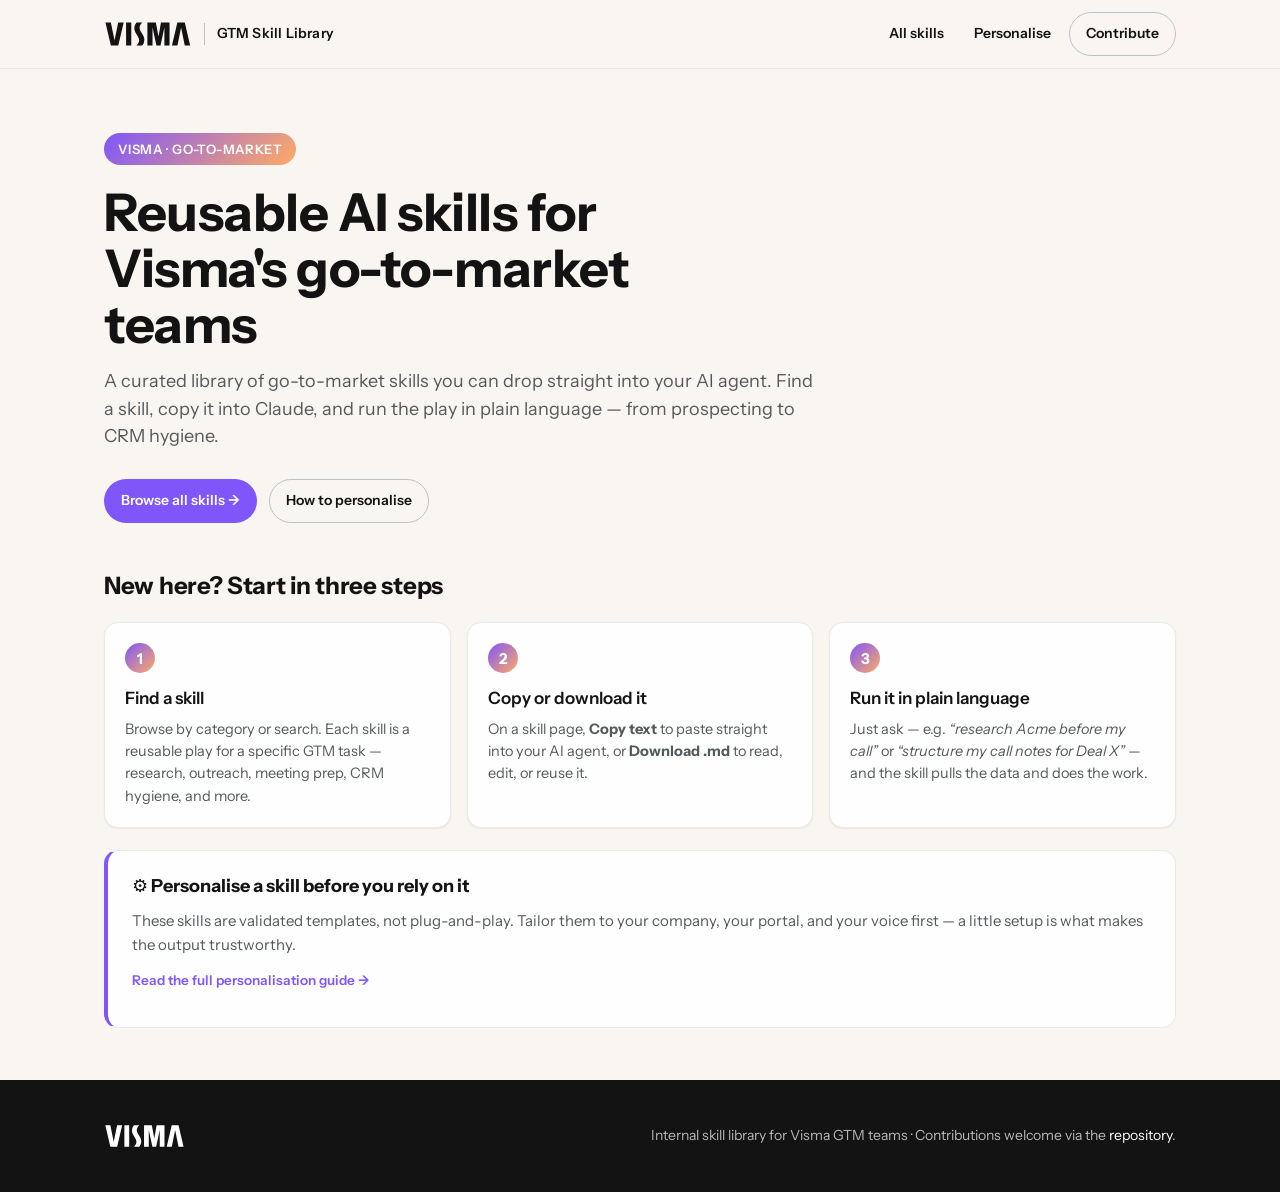
<file: index.html>
<!DOCTYPE html>
<html lang="en">
<head>
  <meta charset="UTF-8">
  <meta name="viewport" content="width=device-width, initial-scale=1.0">
  <title>Visma GTM Skill Library</title>
  <meta name="description" content="Internal library of reusable go-to-market AI skills for Visma teams.">
  <link rel="icon" type="image/svg+xml" href="assets/favicon.svg">
  <link rel="stylesheet" href="assets/css/styles.css">
</head>
<body>
  <header class="site-header">
    <div class="container nav">
      <a class="brand" href="index.html" aria-label="Visma GTM Skill Library">
        <svg viewBox="0 0 485.32 144" role="img" aria-label="Visma">
          <path fill="#131313" d="M8,8h30.01l20.13,98.34h.53L78.62,8h30.37l-30.01,128h-40.96L8,8ZM122.33,8h28.78v128h-28.78V8ZM194.64,106.16c0-7.06-2.47-13.42-6.89-20.66l-9.36-15.18c-7.06-11.48-10.42-19.95-10.42-29.66,0-13.59,5.12-25.25,12.36-32.66h31.78c-9.53,7.59-15.36,18.71-15.36,29.84,0,7.06,2.47,13.42,6.89,20.66l9.36,15.18c7.06,11.48,10.42,19.95,10.42,29.66,0,13.59-5.12,25.25-12.36,32.66h-31.78c8.47-7.59,15.36-18.71,15.36-29.84ZM240.29,8h46.61l14.83,76.98h.53l13.24-76.98h47.49v128h-28.42V37.66h-.53l-21.01,98.34h-22.78l-21.01-98.34h-.53v98.34h-28.42V8ZM406.35,8h40.96l30.01,128h-30.01l-20.13-98.34h-.53l-19.95,98.34h-30.37l30.01-128Z"/>
        </svg>
        <span class="divider"></span>
        <span class="tag">GTM Skill Library</span>
      </a>
      <div class="actions">
        <a class="nav-link" href="all-skills.html">All skills</a>
        <a class="nav-link" href="personalise.html">Personalise</a>
        <a class="btn btn-outline" href="https://github.com/karinapakule-ops/visma-gtm-skills" target="_blank" rel="noopener">Contribute</a>
      </div>
    </div>
  </header>

  <main class="container">
    <section class="hero">
      <span class="eyebrow">Visma · Go-To-Market</span>
      <h1>Reusable AI skills for Visma's go-to-market teams</h1>
      <p class="lead">A curated library of go-to-market skills you can drop straight into your AI agent. Find a skill, copy it into Claude, and run the play in plain language — from prospecting to CRM hygiene.</p>
      <div class="cta-row">
        <a class="btn btn-primary" href="all-skills.html">Browse all skills &rarr;</a>
        <a class="btn btn-outline" href="personalise.html">How to personalise</a>
      </div>
    </section>

    <section class="intro">
      <h2>New here? Start in three steps</h2>
      <div class="steps">
        <div class="step">
          <span class="num">1</span>
          <h3>Find a skill</h3>
          <p>Browse by category or search. Each skill is a reusable play for a specific GTM task — research, outreach, meeting prep, CRM hygiene, and more.</p>
        </div>
        <div class="step">
          <span class="num">2</span>
          <h3>Copy or download it</h3>
          <p>On a skill page, <b>Copy text</b> to paste straight into your AI agent, or <b>Download .md</b> to read, edit, or reuse it.</p>
        </div>
        <div class="step">
          <span class="num">3</span>
          <h3>Run it in plain language</h3>
          <p>Just ask — e.g. <i>“research Acme before my call”</i> or <i>“structure my call notes for Deal X”</i> — and the skill pulls the data and does the work.</p>
        </div>
      </div>

      <div class="callout callout-compact">
        <h3>⚙️ Personalise a skill before you rely on it</h3>
        <p>These skills are validated templates, not plug-and-play. Tailor them to your company, your portal, and your voice first — a little setup is what makes the output trustworthy.</p>
        <p class="tip"><a href="personalise.html">Read the full personalisation guide &rarr;</a></p>
      </div>
    </section>
  </main>

  <footer class="site-footer">
    <div class="container inner">
      <svg viewBox="0 0 485.32 144" role="img" aria-label="Visma">
        <path fill="#FEFEFE" d="M8,8h30.01l20.13,98.34h.53L78.62,8h30.37l-30.01,128h-40.96L8,8ZM122.33,8h28.78v128h-28.78V8ZM194.64,106.16c0-7.06-2.47-13.42-6.89-20.66l-9.36-15.18c-7.06-11.48-10.42-19.95-10.42-29.66,0-13.59,5.12-25.25,12.36-32.66h31.78c-9.53,7.59-15.36,18.71-15.36,29.84,0,7.06,2.47,13.42,6.89,20.66l9.36,15.18c7.06,11.48,10.42,19.95,10.42,29.66,0,13.59-5.12,25.25-12.36,32.66h-31.78c8.47-7.59,15.36-18.71,15.36-29.84ZM240.29,8h46.61l14.83,76.98h.53l13.24-76.98h47.49v128h-28.42V37.66h-.53l-21.01,98.34h-22.78l-21.01-98.34h-.53v98.34h-28.42V8ZM406.35,8h40.96l30.01,128h-30.01l-20.13-98.34h-.53l-19.95,98.34h-30.37l30.01-128Z"/>
      </svg>
      <p>Internal skill library for Visma GTM teams · Contributions welcome via the <a href="https://github.com/karinapakule-ops/visma-gtm-skills" target="_blank" rel="noopener">repository</a>.</p>
    </div>
  </footer>
</body>
</html>
</file>
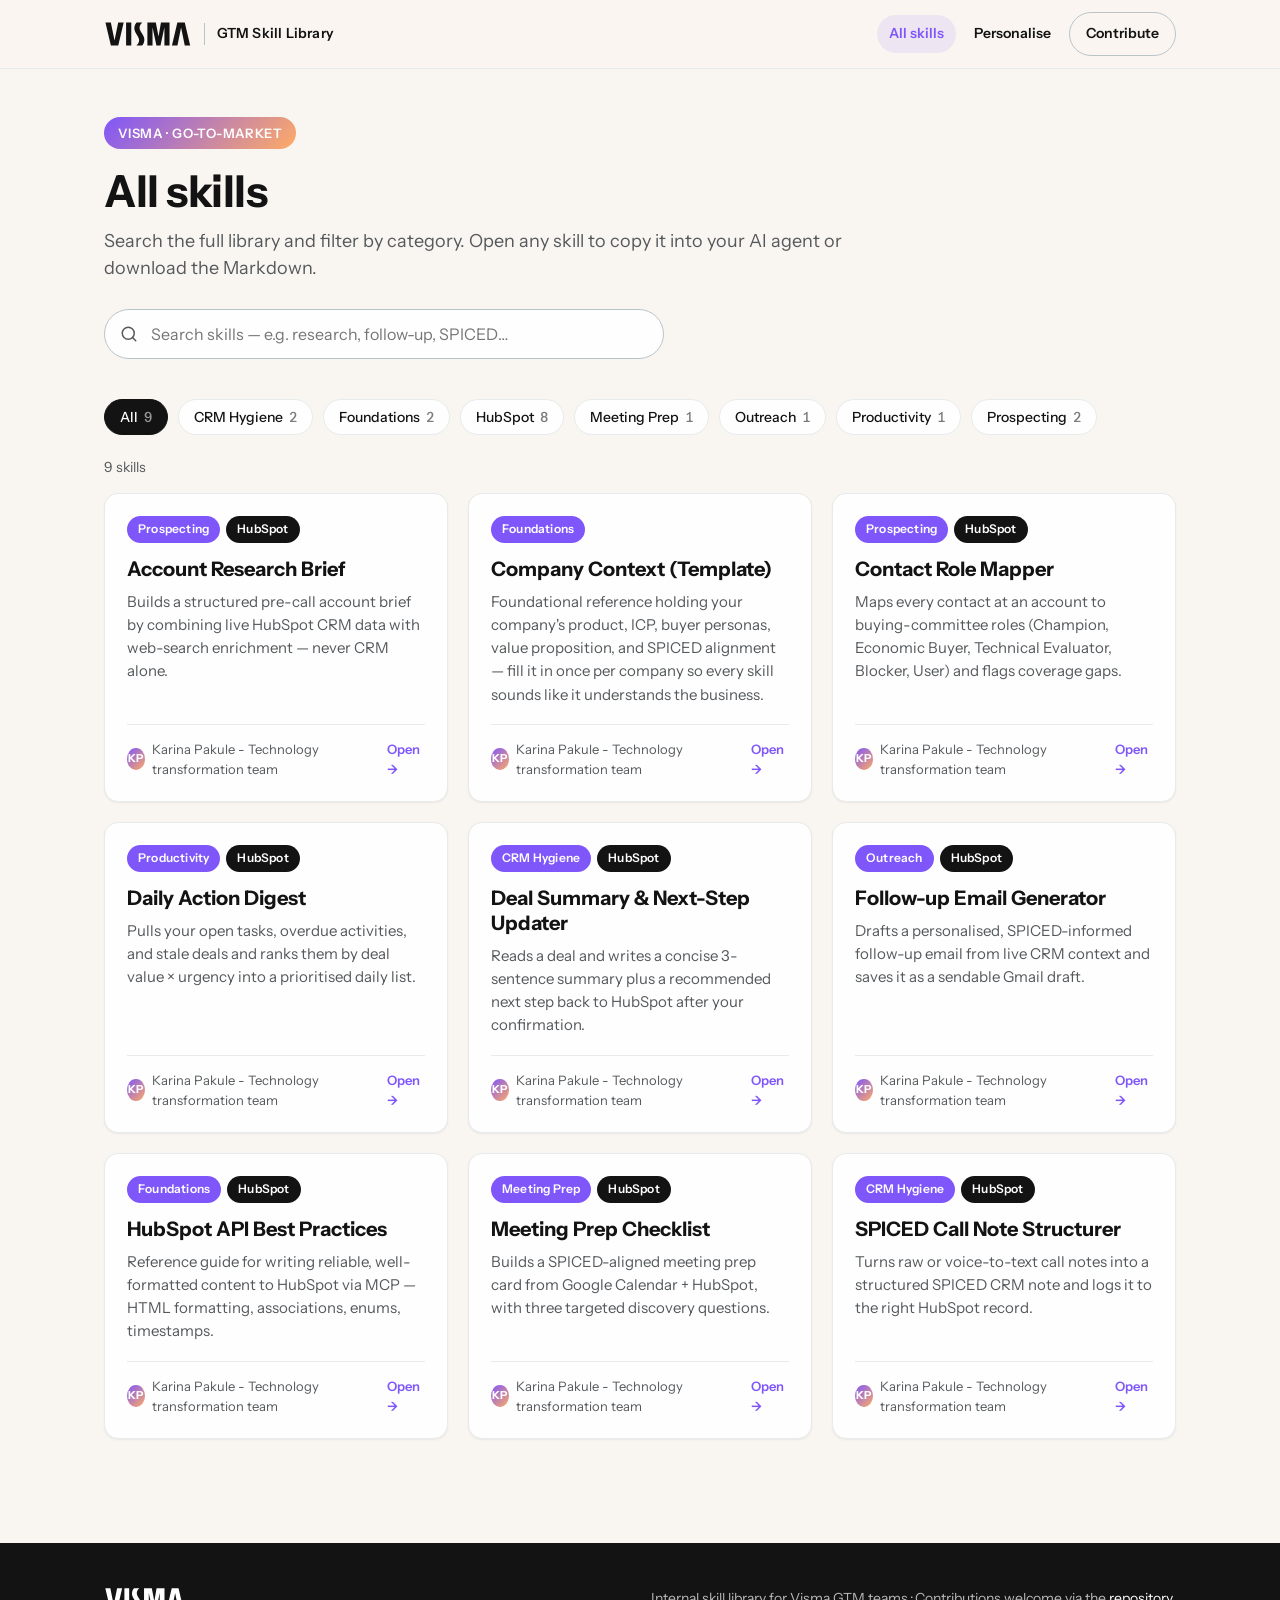
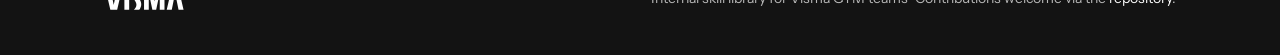
<file: all-skills.html>
<!DOCTYPE html>
<html lang="en">
<head>
  <meta charset="UTF-8">
  <meta name="viewport" content="width=device-width, initial-scale=1.0">
  <title>All skills · Visma GTM Skill Library</title>
  <meta name="description" content="Search and filter every go-to-market AI skill in the Visma library.">
  <link rel="icon" type="image/svg+xml" href="assets/favicon.svg">
  <link rel="stylesheet" href="assets/css/styles.css">
</head>
<body>
  <header class="site-header">
    <div class="container nav">
      <a class="brand" href="index.html" aria-label="Visma GTM Skill Library">
        <svg viewBox="0 0 485.32 144" role="img" aria-label="Visma">
          <path fill="#131313" d="M8,8h30.01l20.13,98.34h.53L78.62,8h30.37l-30.01,128h-40.96L8,8ZM122.33,8h28.78v128h-28.78V8ZM194.64,106.16c0-7.06-2.47-13.42-6.89-20.66l-9.36-15.18c-7.06-11.48-10.42-19.95-10.42-29.66,0-13.59,5.12-25.25,12.36-32.66h31.78c-9.53,7.59-15.36,18.71-15.36,29.84,0,7.06,2.47,13.42,6.89,20.66l9.36,15.18c7.06,11.48,10.42,19.95,10.42,29.66,0,13.59-5.12,25.25-12.36,32.66h-31.78c8.47-7.59,15.36-18.71,15.36-29.84ZM240.29,8h46.61l14.83,76.98h.53l13.24-76.98h47.49v128h-28.42V37.66h-.53l-21.01,98.34h-22.78l-21.01-98.34h-.53v98.34h-28.42V8ZM406.35,8h40.96l30.01,128h-30.01l-20.13-98.34h-.53l-19.95,98.34h-30.37l30.01-128Z"/>
        </svg>
        <span class="divider"></span>
        <span class="tag">GTM Skill Library</span>
      </a>
      <div class="actions">
        <a class="nav-link active" href="all-skills.html">All skills</a>
        <a class="nav-link" href="personalise.html">Personalise</a>
        <a class="btn btn-outline" href="https://github.com/karinapakule-ops/visma-gtm-skills" target="_blank" rel="noopener">Contribute</a>
      </div>
    </div>
  </header>

  <main class="container">
    <section class="page-head">
      <span class="eyebrow">Visma · Go-To-Market</span>
      <h1>All skills</h1>
      <p class="lead">Search the full library and filter by category. Open any skill to copy it into your AI agent or download the Markdown.</p>
      <div class="search-wrap">
        <svg width="18" height="18" viewBox="0 0 24 24" fill="none" stroke="currentColor" stroke-width="2" stroke-linecap="round" stroke-linejoin="round"><circle cx="11" cy="11" r="8"></circle><line x1="21" y1="21" x2="16.65" y2="16.65"></line></svg>
        <input id="search" type="search" placeholder="Search skills — e.g. research, follow-up, SPICED…" autocomplete="off">
      </div>
    </section>

    <div class="filters" id="filters"></div>
    <div class="results-meta" id="resultsMeta"></div>
    <div class="grid" id="grid"></div>
  </main>

  <footer class="site-footer">
    <div class="container inner">
      <svg viewBox="0 0 485.32 144" role="img" aria-label="Visma">
        <path fill="#FEFEFE" d="M8,8h30.01l20.13,98.34h.53L78.62,8h30.37l-30.01,128h-40.96L8,8ZM122.33,8h28.78v128h-28.78V8ZM194.64,106.16c0-7.06-2.47-13.42-6.89-20.66l-9.36-15.18c-7.06-11.48-10.42-19.95-10.42-29.66,0-13.59,5.12-25.25,12.36-32.66h31.78c-9.53,7.59-15.36,18.71-15.36,29.84,0,7.06,2.47,13.42,6.89,20.66l9.36,15.18c7.06,11.48,10.42,19.95,10.42,29.66,0,13.59-5.12,25.25-12.36,32.66h-31.78c8.47-7.59,15.36-18.71,15.36-29.84ZM240.29,8h46.61l14.83,76.98h.53l13.24-76.98h47.49v128h-28.42V37.66h-.53l-21.01,98.34h-22.78l-21.01-98.34h-.53v98.34h-28.42V8ZM406.35,8h40.96l30.01,128h-30.01l-20.13-98.34h-.53l-19.95,98.34h-30.37l30.01-128Z"/>
      </svg>
      <p>Internal skill library for Visma GTM teams · Contributions welcome via the <a href="https://github.com/karinapakule-ops/visma-gtm-skills" target="_blank" rel="noopener">repository</a>.</p>
    </div>
  </footer>

  <script src="assets/js/md.js"></script>
  <script src="assets/js/skills-data.js"></script>
  <script src="assets/js/app.js"></script>
</body>
</html>
</file>
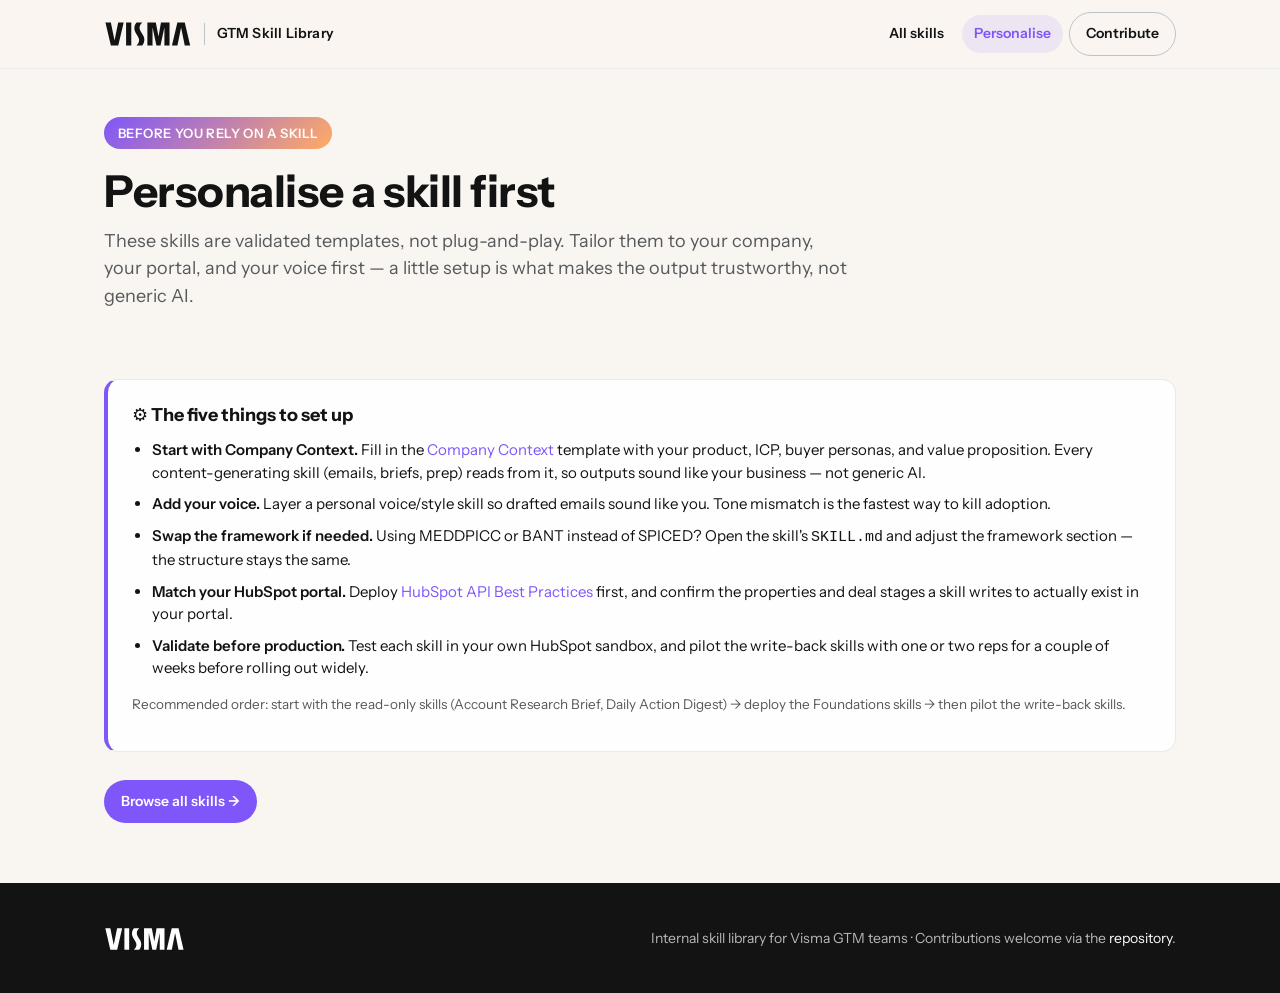
<file: personalise.html>
<!DOCTYPE html>
<html lang="en">
<head>
  <meta charset="UTF-8">
  <meta name="viewport" content="width=device-width, initial-scale=1.0">
  <title>Personalise · Visma GTM Skill Library</title>
  <meta name="description" content="How to tailor a Visma GTM skill to your company, portal, and voice before you rely on it.">
  <link rel="icon" type="image/svg+xml" href="assets/favicon.svg">
  <link rel="stylesheet" href="assets/css/styles.css">
</head>
<body>
  <header class="site-header">
    <div class="container nav">
      <a class="brand" href="index.html" aria-label="Visma GTM Skill Library">
        <svg viewBox="0 0 485.32 144" role="img" aria-label="Visma">
          <path fill="#131313" d="M8,8h30.01l20.13,98.34h.53L78.62,8h30.37l-30.01,128h-40.96L8,8ZM122.33,8h28.78v128h-28.78V8ZM194.64,106.16c0-7.06-2.47-13.42-6.89-20.66l-9.36-15.18c-7.06-11.48-10.42-19.95-10.42-29.66,0-13.59,5.12-25.25,12.36-32.66h31.78c-9.53,7.59-15.36,18.71-15.36,29.84,0,7.06,2.47,13.42,6.89,20.66l9.36,15.18c7.06,11.48,10.42,19.95,10.42,29.66,0,13.59-5.12,25.25-12.36,32.66h-31.78c8.47-7.59,15.36-18.71,15.36-29.84ZM240.29,8h46.61l14.83,76.98h.53l13.24-76.98h47.49v128h-28.42V37.66h-.53l-21.01,98.34h-22.78l-21.01-98.34h-.53v98.34h-28.42V8ZM406.35,8h40.96l30.01,128h-30.01l-20.13-98.34h-.53l-19.95,98.34h-30.37l30.01-128Z"/>
        </svg>
        <span class="divider"></span>
        <span class="tag">GTM Skill Library</span>
      </a>
      <div class="actions">
        <a class="nav-link" href="all-skills.html">All skills</a>
        <a class="nav-link active" href="personalise.html">Personalise</a>
        <a class="btn btn-outline" href="https://github.com/karinapakule-ops/visma-gtm-skills" target="_blank" rel="noopener">Contribute</a>
      </div>
    </div>
  </header>

  <main class="container">
    <section class="page-head">
      <span class="eyebrow">Before you rely on a skill</span>
      <h1>Personalise a skill first</h1>
      <p class="lead">These skills are validated templates, not plug-and-play. Tailor them to your company, your portal, and your voice first — a little setup is what makes the output trustworthy, not generic AI.</p>
    </section>

    <div class="callout">
      <h3>⚙️ The five things to set up</h3>
      <ul>
        <li><b>Start with Company Context.</b> Fill in the <a href="skill.html?slug=company-context">Company Context</a> template with your product, ICP, buyer personas, and value proposition. Every content-generating skill (emails, briefs, prep) reads from it, so outputs sound like your business — not generic AI.</li>
        <li><b>Add your voice.</b> Layer a personal voice/style skill so drafted emails sound like you. Tone mismatch is the fastest way to kill adoption.</li>
        <li><b>Swap the framework if needed.</b> Using MEDDPICC or BANT instead of SPICED? Open the skill's <code>SKILL.md</code> and adjust the framework section — the structure stays the same.</li>
        <li><b>Match your HubSpot portal.</b> Deploy <a href="skill.html?slug=hs-api-best-practices">HubSpot API Best Practices</a> first, and confirm the properties and deal stages a skill writes to actually exist in your portal.</li>
        <li><b>Validate before production.</b> Test each skill in your own HubSpot sandbox, and pilot the write-back skills with one or two reps for a couple of weeks before rolling out widely.</li>
      </ul>
      <p class="tip">Recommended order: start with the read-only skills (Account Research Brief, Daily Action Digest) → deploy the Foundations skills → then pilot the write-back skills.</p>
    </div>

    <div class="cta-row cta-row-spaced">
      <a class="btn btn-primary" href="all-skills.html">Browse all skills &rarr;</a>
    </div>
  </main>

  <footer class="site-footer">
    <div class="container inner">
      <svg viewBox="0 0 485.32 144" role="img" aria-label="Visma">
        <path fill="#FEFEFE" d="M8,8h30.01l20.13,98.34h.53L78.62,8h30.37l-30.01,128h-40.96L8,8ZM122.33,8h28.78v128h-28.78V8ZM194.64,106.16c0-7.06-2.47-13.42-6.89-20.66l-9.36-15.18c-7.06-11.48-10.42-19.95-10.42-29.66,0-13.59,5.12-25.25,12.36-32.66h31.78c-9.53,7.59-15.36,18.71-15.36,29.84,0,7.06,2.47,13.42,6.89,20.66l9.36,15.18c7.06,11.48,10.42,19.95,10.42,29.66,0,13.59-5.12,25.25-12.36,32.66h-31.78c8.47-7.59,15.36-18.71,15.36-29.84ZM240.29,8h46.61l14.83,76.98h.53l13.24-76.98h47.49v128h-28.42V37.66h-.53l-21.01,98.34h-22.78l-21.01-98.34h-.53v98.34h-28.42V8ZM406.35,8h40.96l30.01,128h-30.01l-20.13-98.34h-.53l-19.95,98.34h-30.37l30.01-128Z"/>
      </svg>
      <p>Internal skill library for Visma GTM teams · Contributions welcome via the <a href="https://github.com/karinapakule-ops/visma-gtm-skills" target="_blank" rel="noopener">repository</a>.</p>
    </div>
  </footer>
</body>
</html>
</file>
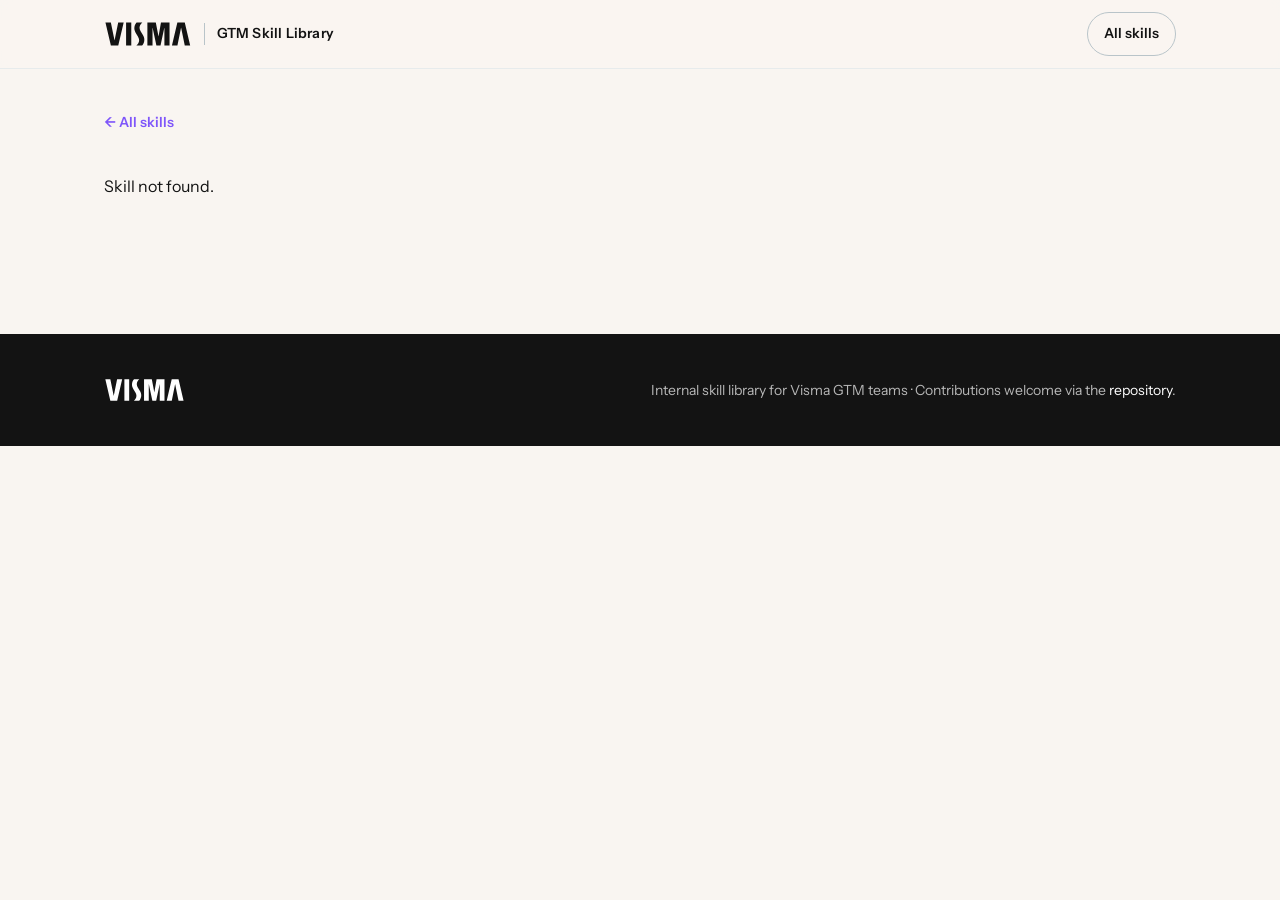
<file: skill.html>
<!DOCTYPE html>
<html lang="en">
<head>
  <meta charset="UTF-8">
  <meta name="viewport" content="width=device-width, initial-scale=1.0">
  <title>Skill · Visma GTM Skill Library</title>
  <link rel="icon" type="image/svg+xml" href="assets/favicon.svg">
  <link rel="stylesheet" href="assets/css/styles.css">
</head>
<body>
  <header class="site-header">
    <div class="container nav">
      <a class="brand" href="index.html" aria-label="Visma GTM Skill Library">
        <svg viewBox="0 0 485.32 144" role="img" aria-label="Visma">
          <path fill="#131313" d="M8,8h30.01l20.13,98.34h.53L78.62,8h30.37l-30.01,128h-40.96L8,8ZM122.33,8h28.78v128h-28.78V8ZM194.64,106.16c0-7.06-2.47-13.42-6.89-20.66l-9.36-15.18c-7.06-11.48-10.42-19.95-10.42-29.66,0-13.59,5.12-25.25,12.36-32.66h31.78c-9.53,7.59-15.36,18.71-15.36,29.84,0,7.06,2.47,13.42,6.89,20.66l9.36,15.18c7.06,11.48,10.42,19.95,10.42,29.66,0,13.59-5.12,25.25-12.36,32.66h-31.78c8.47-7.59,15.36-18.71,15.36-29.84ZM240.29,8h46.61l14.83,76.98h.53l13.24-76.98h47.49v128h-28.42V37.66h-.53l-21.01,98.34h-22.78l-21.01-98.34h-.53v98.34h-28.42V8ZM406.35,8h40.96l30.01,128h-30.01l-20.13-98.34h-.53l-19.95,98.34h-30.37l30.01-128Z"/>
        </svg>
        <span class="divider"></span>
        <span class="tag">GTM Skill Library</span>
      </a>
      <div class="actions">
        <a class="btn btn-outline" href="index.html">All skills</a>
      </div>
    </div>
  </header>

  <main class="container">
    <article class="detail" id="detail">
      <p>Loading…</p>
    </article>
  </main>

  <footer class="site-footer">
    <div class="container inner">
      <svg viewBox="0 0 485.32 144" role="img" aria-label="Visma">
        <path fill="#FEFEFE" d="M8,8h30.01l20.13,98.34h.53L78.62,8h30.37l-30.01,128h-40.96L8,8ZM122.33,8h28.78v128h-28.78V8ZM194.64,106.16c0-7.06-2.47-13.42-6.89-20.66l-9.36-15.18c-7.06-11.48-10.42-19.95-10.42-29.66,0-13.59,5.12-25.25,12.36-32.66h31.78c-9.53,7.59-15.36,18.71-15.36,29.84,0,7.06,2.47,13.42,6.89,20.66l9.36,15.18c7.06,11.48,10.42,19.95,10.42,29.66,0,13.59-5.12,25.25-12.36,32.66h-31.78c8.47-7.59,15.36-18.71,15.36-29.84ZM240.29,8h46.61l14.83,76.98h.53l13.24-76.98h47.49v128h-28.42V37.66h-.53l-21.01,98.34h-22.78l-21.01-98.34h-.53v98.34h-28.42V8ZM406.35,8h40.96l30.01,128h-30.01l-20.13-98.34h-.53l-19.95,98.34h-30.37l30.01-128Z"/>
      </svg>
      <p>Internal skill library for Visma GTM teams · Contributions welcome via the <a href="https://github.com/karinapakule-ops/visma-gtm-skills" target="_blank" rel="noopener">repository</a>.</p>
    </div>
  </footer>

  <script src="assets/js/md.js"></script>
  <script src="assets/js/skills-data.js"></script>
  <script src="assets/js/skill.js"></script>
</body>
</html>
</file>
<file: assets/css/styles.css>
/* =====================================================================
   Visma GTM Skill Library — styles
   Brand: Visma 2026 (Purple #7F56FA, Black #131313, White #FEFEFE,
   Amplify gradient #7F56FA -> #FFAB65). Font: Instrument Sans (web).
   ===================================================================== */

@import url('https://fonts.googleapis.com/css2?family=Instrument+Sans:wght@400;500;600;700&display=swap');

:root {
  --color-purple: #7F56FA;
  --color-purple-dark: #6a44e0;
  --color-black: #131313;
  --color-white: #FEFEFE;
  --color-creme: #F9F5F1;
  --color-grey: #B9C4C9;
  --color-grey-light: #E7EBEC;
  --gradient-amplify: linear-gradient(135deg, #7F56FA, #FFAB65);

  --font: "Visma Text", "Instrument Sans", system-ui, sans-serif;

  --maxw: 1120px;
  --radius: 14px;
  --shadow-sm: 0 1px 2px rgba(19, 19, 19, .06);
  --shadow-md: 0 8px 24px rgba(19, 19, 19, .10);
  --text-muted: #55595c;
}

* { box-sizing: border-box; }

html { scroll-behavior: smooth; }

body {
  margin: 0;
  font-family: var(--font);
  font-weight: 400;
  line-height: 1.55;
  color: var(--color-black);
  background: var(--color-creme);
  -webkit-font-smoothing: antialiased;
}

a { color: var(--color-purple); text-decoration: none; }
a:hover { text-decoration: underline; }

.container { max-width: var(--maxw); margin: 0 auto; padding: 0 24px; }

/* ---------- Header / nav ---------- */
.site-header {
  position: sticky; top: 0; z-index: 20;
  background: rgba(249, 245, 241, .85);
  backdrop-filter: saturate(160%) blur(8px);
  border-bottom: 1px solid var(--color-grey-light);
}
.nav {
  display: flex; align-items: center; justify-content: space-between;
  height: 68px;
}
.nav .brand { display: flex; align-items: center; gap: 12px; }
.nav .brand svg { height: 26px; width: auto; display: block; }
.nav .brand .divider { width: 1px; height: 22px; background: var(--color-grey); }
.nav .brand .tag {
  font-weight: 600; font-size: 14px; letter-spacing: .2px; color: var(--color-black);
}
.nav .actions { display: flex; align-items: center; gap: 6px; }
.nav-link {
  font-weight: 600; font-size: 14px; color: var(--color-black);
  padding: 8px 12px; border-radius: 999px; transition: background .15s, color .15s;
}
.nav-link:hover { text-decoration: none; color: var(--color-purple); background: var(--color-grey-light); }
.nav-link.active { color: var(--color-purple); background: rgba(127, 86, 250, .1); }

/* ---------- Buttons ---------- */
.btn {
  display: inline-flex; align-items: center; gap: 8px;
  font-family: var(--font); font-weight: 600; font-size: 14px;
  padding: 10px 16px; border-radius: 999px; cursor: pointer;
  border: 1px solid transparent; transition: all .15s ease; text-decoration: none;
}
.btn:hover { text-decoration: none; }
.btn-primary { background: var(--color-purple); color: var(--color-white); }
.btn-primary:hover { background: var(--color-purple-dark); }
.btn-outline { background: transparent; color: var(--color-black); border-color: var(--color-grey); }
.btn-outline:hover { border-color: var(--color-purple); color: var(--color-purple); }

/* ---------- Hero ---------- */
.hero { padding: 64px 0 32px; }
.eyebrow {
  display: inline-block; font-weight: 600; font-size: 13px; letter-spacing: .4px;
  text-transform: uppercase; color: var(--color-white);
  background: var(--gradient-amplify); padding: 6px 14px; border-radius: 999px;
}
.hero h1 {
  font-weight: 700; font-size: clamp(34px, 5vw, 52px); line-height: 1.08;
  margin: 20px 0 14px; letter-spacing: -.5px; max-width: 18ch;
}
.hero p.lead { font-size: 18px; color: var(--text-muted); max-width: 60ch; margin: 0 0 28px; }

/* Secondary page header (All skills, Personalise) */
.page-head { padding: 48px 0 20px; }
.page-head h1 { font-weight: 700; font-size: clamp(30px, 4.5vw, 44px); line-height: 1.1; margin: 18px 0 12px; letter-spacing: -.5px; }
.page-head p.lead { font-size: 18px; color: var(--text-muted); max-width: 62ch; margin: 0 0 26px; }

/* CTA button rows */
.cta-row { display: flex; flex-wrap: wrap; gap: 12px; margin-top: 26px; }
.cta-row-spaced { margin: 28px 0 60px; }

/* Compact personalise teaser on the home page */
.callout-compact ul { display: none; }
.callout-compact .tip a { font-weight: 600; }

/* ---------- Search + filters ---------- */
.search-wrap { position: relative; max-width: 560px; }
.search-wrap svg { position: absolute; left: 16px; top: 50%; transform: translateY(-50%); color: var(--text-muted); pointer-events: none; }
.search-wrap input {
  width: 100%; font-family: var(--font); font-size: 16px;
  padding: 14px 18px 14px 46px; border-radius: 999px;
  border: 1px solid var(--color-grey); background: var(--color-white);
  transition: border-color .15s, box-shadow .15s;
}
.search-wrap input:focus { outline: none; border-color: var(--color-purple); box-shadow: 0 0 0 4px rgba(127, 86, 250, .15); }

/* ---------- Getting started / personalise ---------- */
.intro { padding: 12px 0 4px; }
.intro h2 { font-weight: 700; font-size: 24px; margin: 0 0 18px; letter-spacing: -.3px; }
.steps { display: grid; gap: 16px; grid-template-columns: repeat(auto-fit, minmax(240px, 1fr)); }
.step {
  background: var(--color-white); border: 1px solid var(--color-grey-light);
  border-radius: var(--radius); padding: 20px; box-shadow: var(--shadow-sm);
}
.step .num {
  display: inline-grid; place-items: center; width: 30px; height: 30px; border-radius: 50%;
  background: var(--gradient-amplify); color: #fff; font-weight: 700; font-size: 15px; margin-bottom: 12px;
}
.step h3 { font-weight: 600; font-size: 17px; margin: 0 0 6px; }
.step p { color: var(--text-muted); font-size: 14.5px; margin: 0; }

.callout {
  background: var(--color-white); border: 1px solid var(--color-grey-light);
  border-left: 4px solid var(--color-purple); border-radius: var(--radius);
  padding: 22px 24px; margin: 22px 0 8px;
}
.callout h3 { font-weight: 700; font-size: 18px; margin: 0 0 8px; }
.callout > p { color: var(--text-muted); margin: 0 0 14px; font-size: 15px; }
.callout ul { margin: 0; padding-left: 20px; }
.callout li { margin: 9px 0; font-size: 15px; line-height: 1.5; }
.callout li b { font-weight: 600; }
.callout .tip { margin-top: 14px; font-size: 13.5px; color: var(--text-muted); }

.section-label { font-weight: 700; font-size: 24px; letter-spacing: -.3px; margin: 40px 0 4px; }

.filters { display: flex; flex-wrap: wrap; gap: 10px; margin: 20px 0 8px; }
.chip {
  font-family: var(--font); font-weight: 500; font-size: 14px;
  padding: 8px 15px; border-radius: 999px; cursor: pointer;
  background: var(--color-white); color: var(--color-black);
  border: 1px solid var(--color-grey-light); transition: all .15s ease;
}
.chip:hover { border-color: var(--color-purple); }
.chip.active { background: var(--color-black); color: var(--color-white); border-color: var(--color-black); }
.chip .count { opacity: .55; margin-left: 6px; font-variant-numeric: tabular-nums; }

.results-meta { color: var(--text-muted); font-size: 14px; margin: 22px 0 14px; }

/* ---------- Skill grid ---------- */
.grid {
  display: grid; gap: 20px; padding-bottom: 64px;
  grid-template-columns: repeat(auto-fill, minmax(300px, 1fr));
}
.card {
  display: flex; flex-direction: column; height: 100%;
  background: var(--color-white); border: 1px solid var(--color-grey-light);
  border-radius: var(--radius); padding: 22px; text-decoration: none; color: inherit;
  box-shadow: var(--shadow-sm); transition: transform .15s ease, box-shadow .15s ease, border-color .15s ease;
}
.card:hover { transform: translateY(-3px); box-shadow: var(--shadow-md); border-color: var(--color-grey); text-decoration: none; }
.pills { display: flex; flex-wrap: wrap; gap: 6px; align-self: flex-start; }
.pill {
  display: inline-block; font-weight: 600; font-size: 12px; letter-spacing: .2px;
  color: var(--color-white); background: var(--color-purple);
  padding: 4px 11px; border-radius: 999px;
}
.pill.pill-hubspot { background: var(--color-black); }
.card h3 { font-weight: 700; font-size: 20px; line-height: 1.25; margin: 14px 0 8px; }
.card p { color: var(--text-muted); font-size: 15px; margin: 0 0 18px; flex-grow: 1; }
.card .meta {
  display: flex; align-items: center; justify-content: space-between;
  font-size: 13px; color: var(--text-muted); border-top: 1px solid var(--color-grey-light);
  padding-top: 14px;
}
.card .meta .owner { display: flex; align-items: center; gap: 7px; }
.card .meta .avatar {
  width: 22px; height: 22px; border-radius: 50%; background: var(--gradient-amplify);
  color: #fff; font-size: 11px; font-weight: 700; display: grid; place-items: center;
}
.card .meta .arrow { color: var(--color-purple); font-weight: 600; }

.empty { text-align: center; color: var(--text-muted); padding: 60px 0; }

/* ---------- Detail page ---------- */
.detail { padding: 40px 0 80px; max-width: 800px; }
.backlink { display: inline-flex; align-items: center; gap: 6px; font-weight: 600; font-size: 14px; margin-bottom: 24px; }
.detail h1 { font-weight: 700; font-size: clamp(28px, 4vw, 40px); line-height: 1.12; margin: 16px 0 12px; letter-spacing: -.4px; }
.detail .summary { font-size: 18px; color: var(--text-muted); margin: 0 0 20px; }
.detail .meta-row { display: flex; flex-wrap: wrap; gap: 20px; font-size: 14px; color: var(--text-muted); margin-bottom: 24px; }
.detail .meta-row b { color: var(--color-black); font-weight: 600; }
.action-bar { display: flex; flex-wrap: wrap; gap: 12px; margin: 24px 0 8px; padding: 20px; background: var(--color-white); border: 1px solid var(--color-grey-light); border-radius: var(--radius); }
.action-bar .hint { flex-basis: 100%; font-size: 13px; color: var(--text-muted); margin-top: 4px; }
#copyBtn.copied { background: #1f9d55; }

/* Rendered markdown body */
.md { margin-top: 36px; }
.md h2 { font-weight: 700; font-size: 24px; margin: 34px 0 12px; padding-bottom: 8px; border-bottom: 1px solid var(--color-grey-light); }
.md h3 { font-weight: 600; font-size: 19px; margin: 24px 0 8px; }
.md p { margin: 12px 0; }
.md ul, .md ol { margin: 12px 0; padding-left: 24px; }
.md li { margin: 6px 0; }
.md a { text-decoration: underline; }
.md code { font-family: ui-monospace, "SF Mono", Menlo, Consolas, monospace; font-size: 13.5px; background: var(--color-grey-light); padding: 2px 6px; border-radius: 5px; }
.md pre { background: var(--color-black); color: #f2f2f2; padding: 18px 20px; border-radius: 12px; overflow-x: auto; margin: 16px 0; }
.md pre code { background: none; color: inherit; padding: 0; font-size: 13.5px; line-height: 1.6; }
.md blockquote { border-left: 3px solid var(--color-purple); margin: 16px 0; padding: 4px 18px; color: var(--text-muted); }
.md hr { border: none; border-top: 1px solid var(--color-grey-light); margin: 28px 0; }
.md strong { font-weight: 600; }
.md .table-wrap { overflow-x: auto; margin: 18px 0; }
.md table { border-collapse: collapse; width: 100%; font-size: 14.5px; }
.md th, .md td { text-align: left; padding: 9px 12px; border: 1px solid var(--color-grey-light); vertical-align: top; }
.md th { background: var(--color-grey-light); font-weight: 600; white-space: nowrap; }
.md tbody tr:nth-child(even) { background: var(--color-creme); }
.md td code { white-space: nowrap; }

/* ---------- Footer ---------- */
.site-footer { background: var(--color-black); color: var(--color-white); padding: 44px 0; margin-top: 40px; }
.site-footer .inner { display: flex; flex-wrap: wrap; gap: 20px; align-items: center; justify-content: space-between; }
.site-footer svg { height: 24px; width: auto; }
.site-footer p { color: #b7b7b7; font-size: 14px; margin: 0; }
.site-footer a { color: var(--color-white); }

/* ---------- Responsive ---------- */
@media (max-width: 600px) {
  .hero { padding: 40px 0 24px; }
  .nav { height: 60px; }
  .nav .brand .tag { display: none; }
}
</file>
